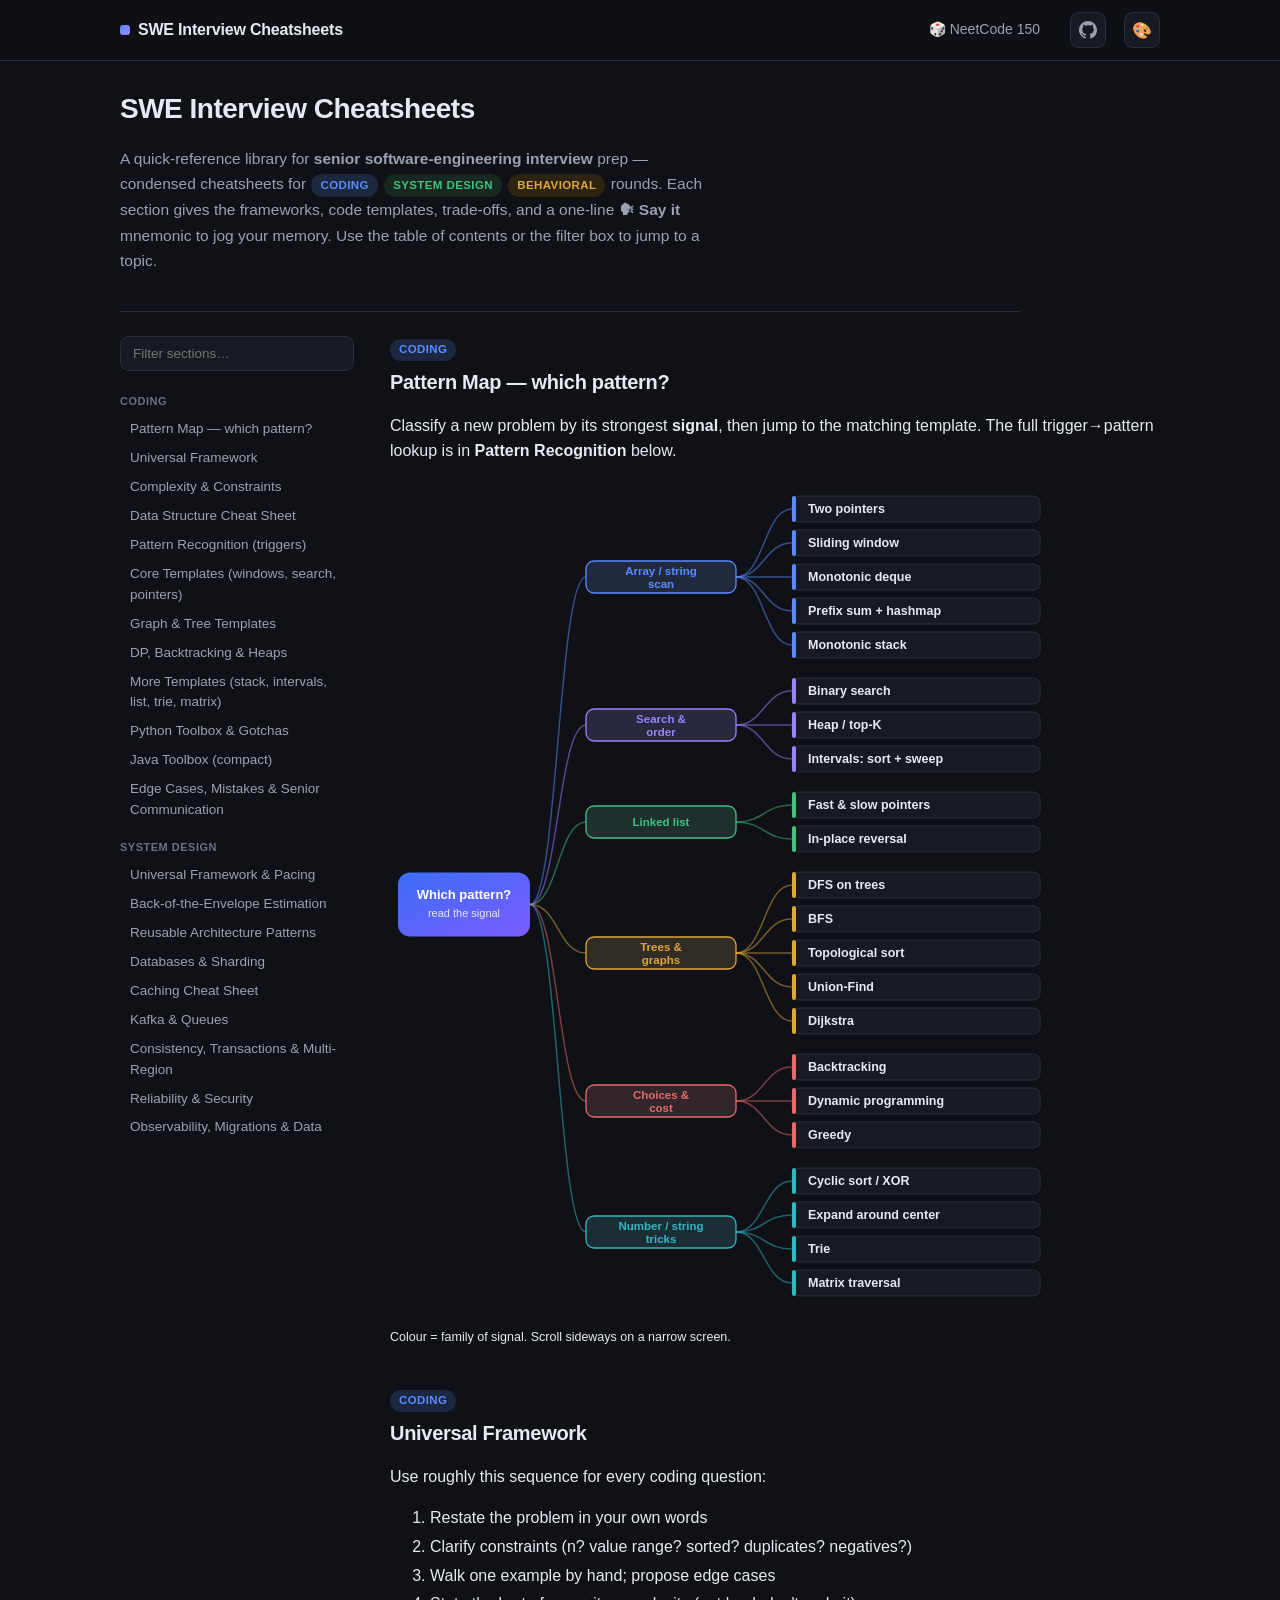
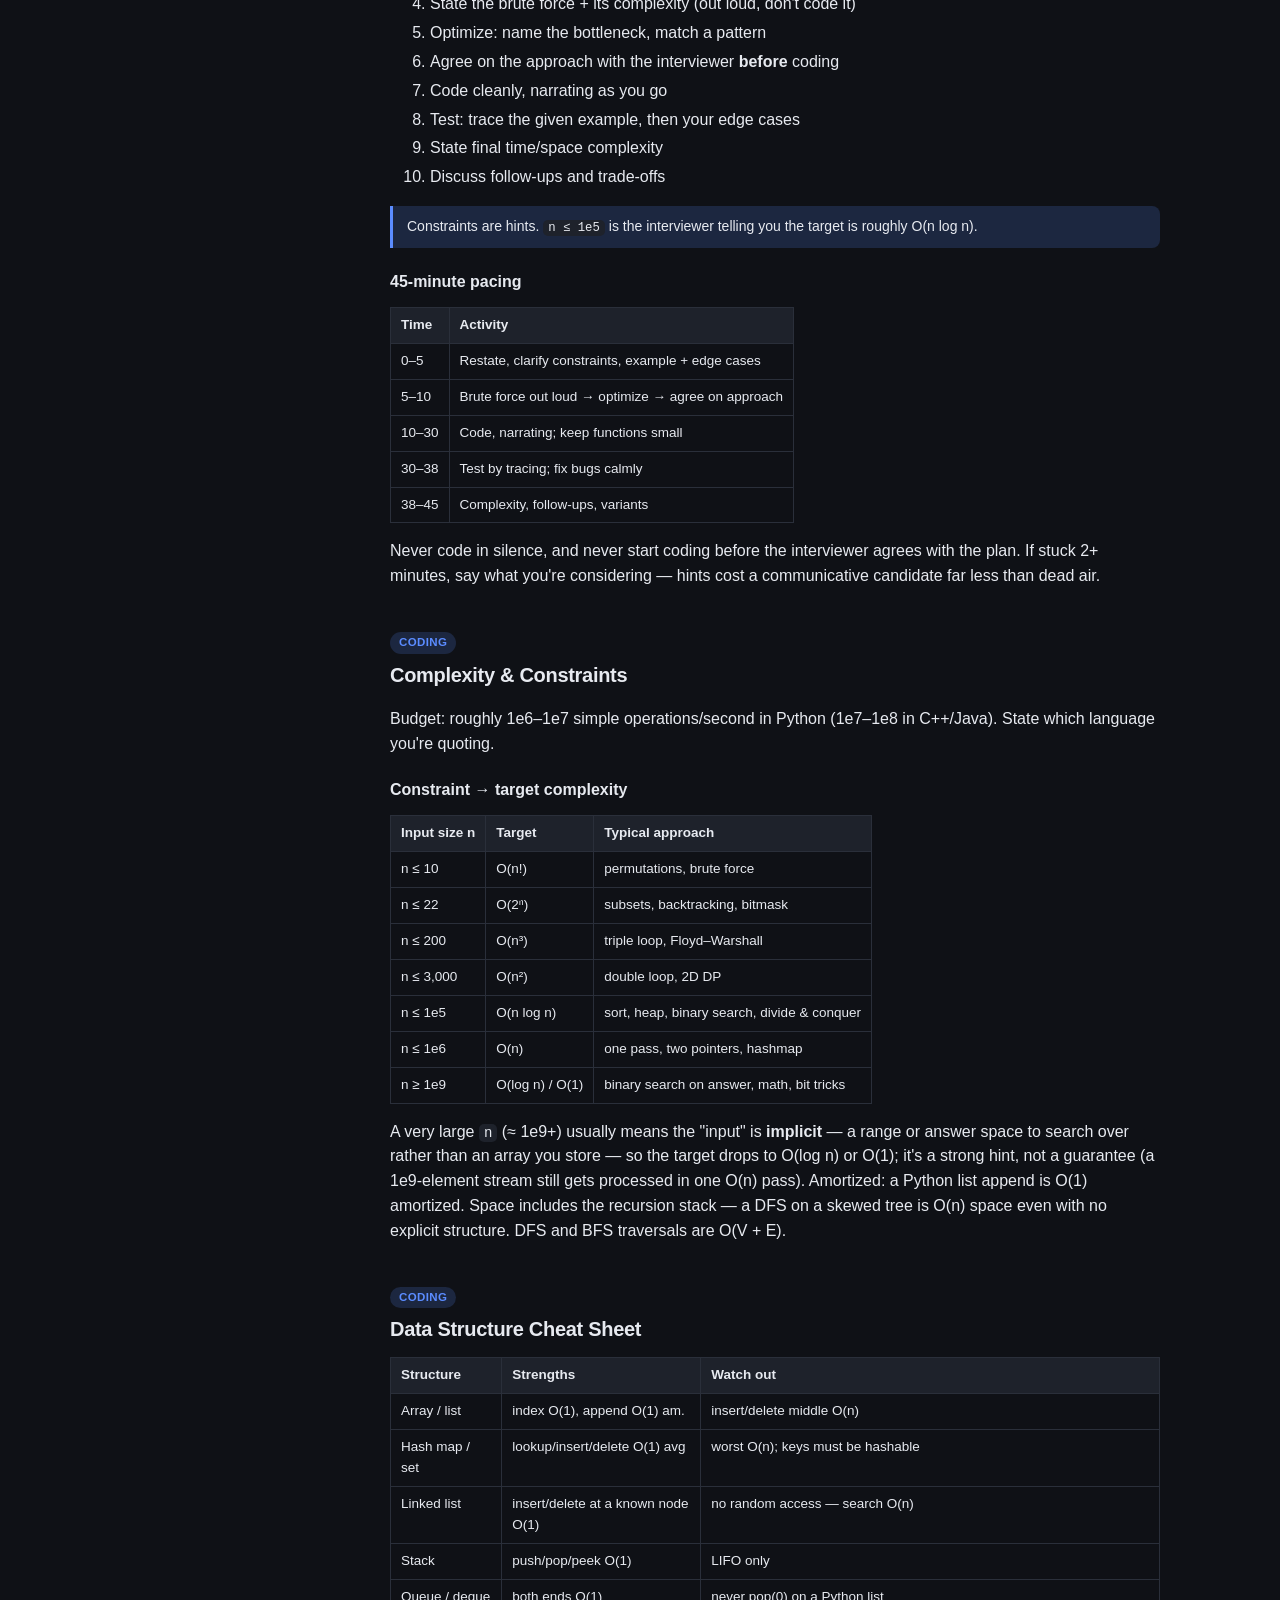
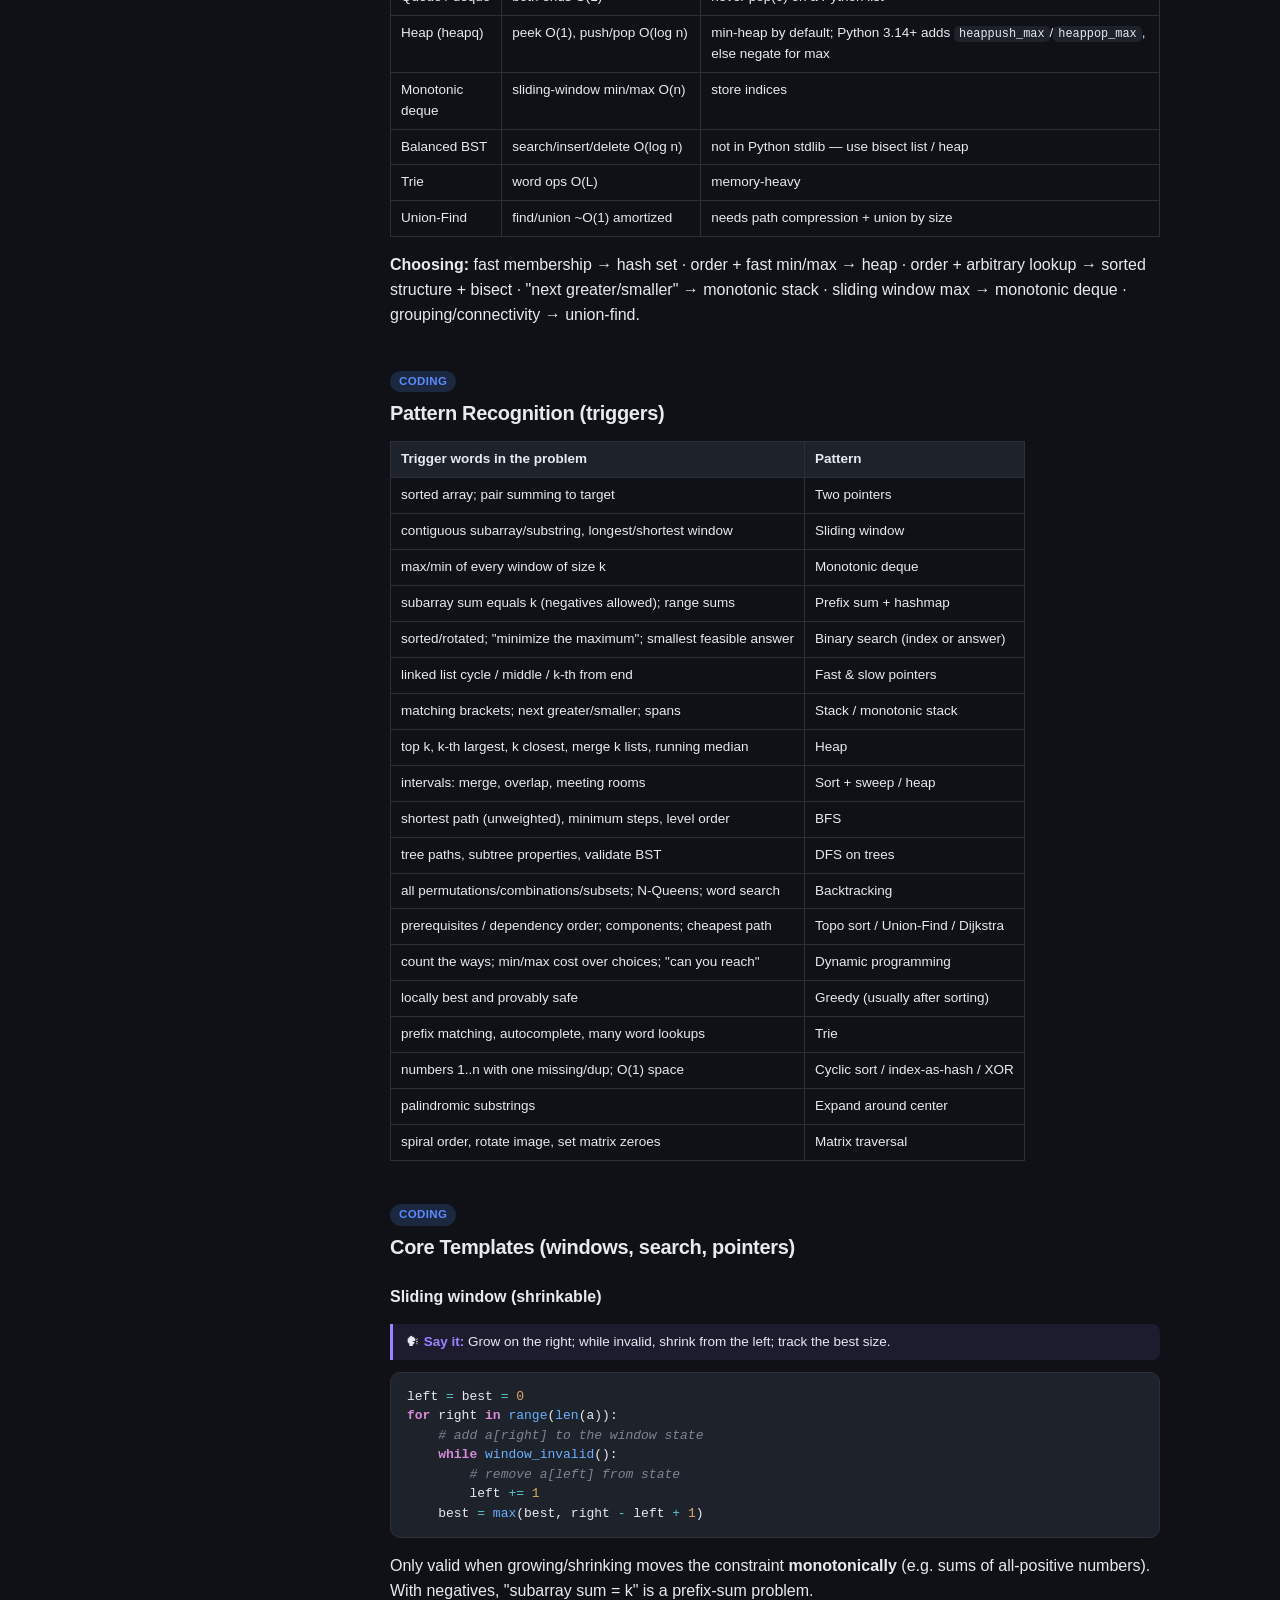
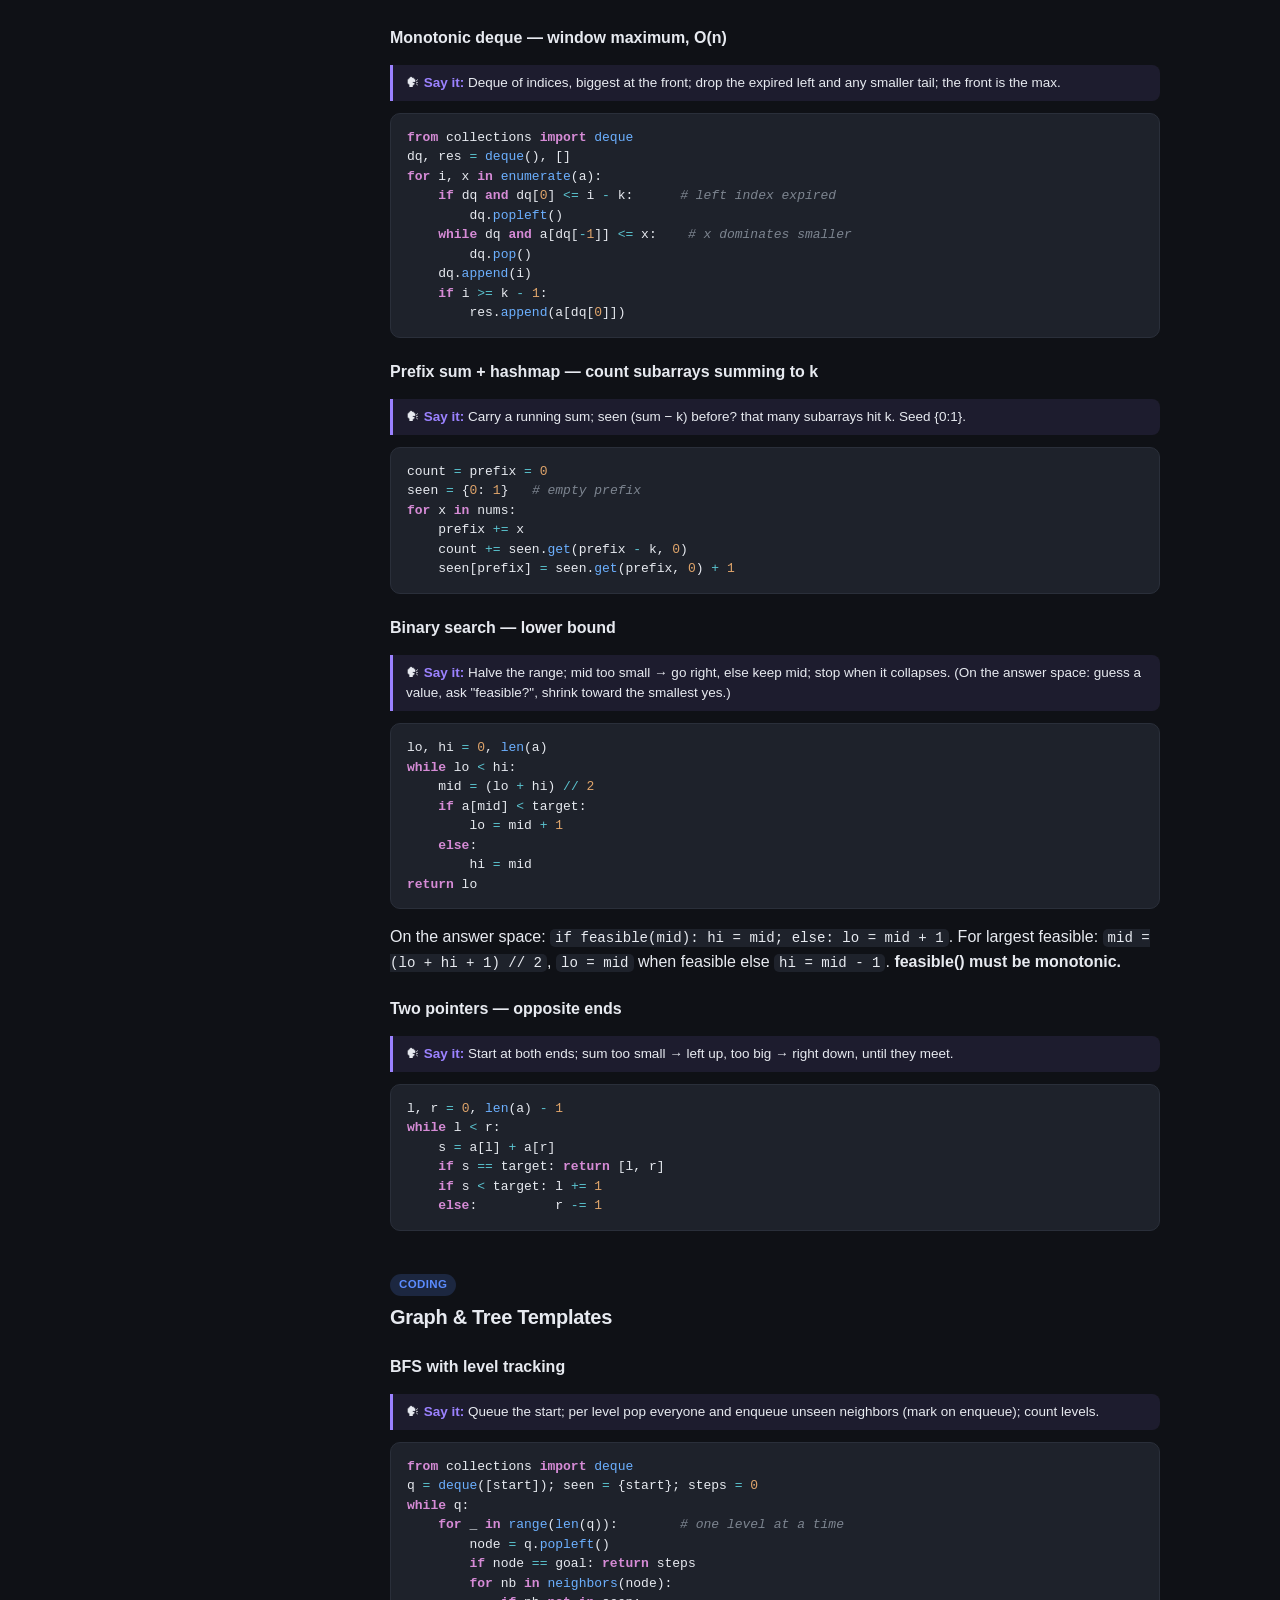
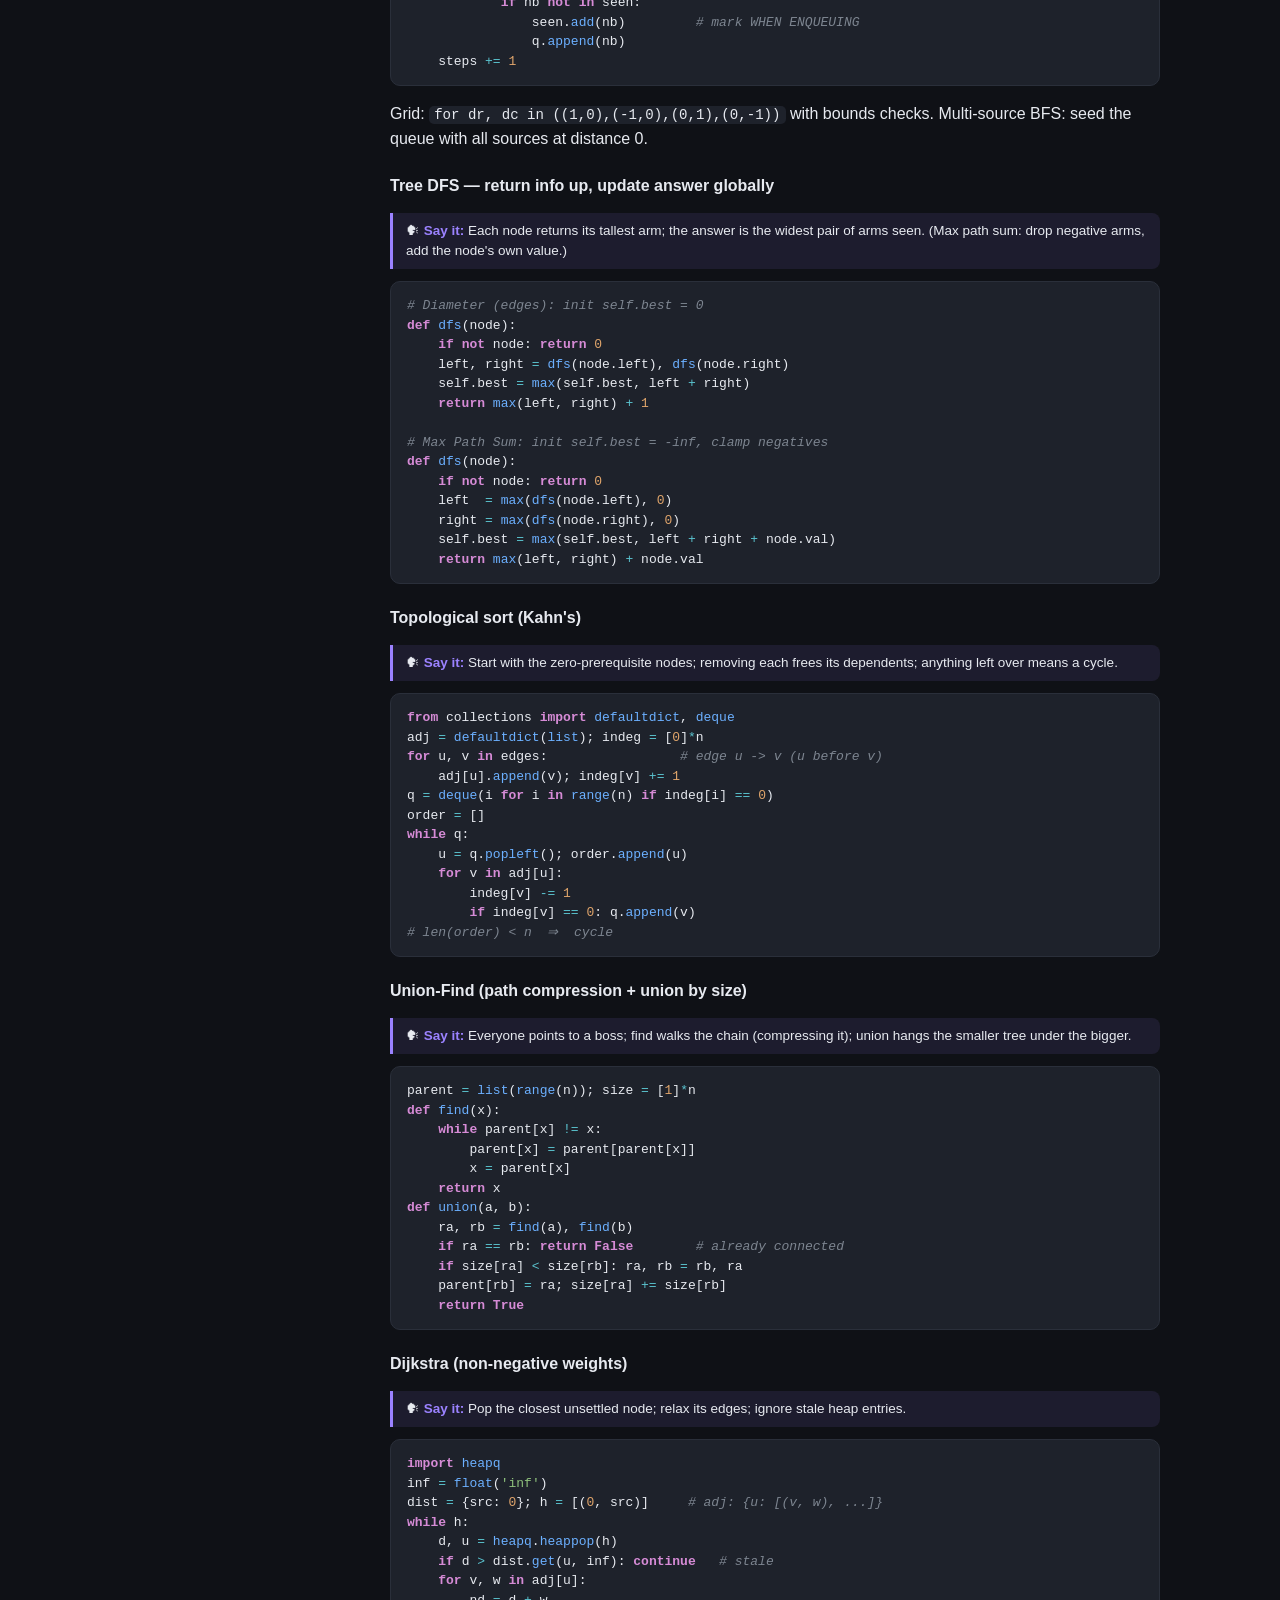
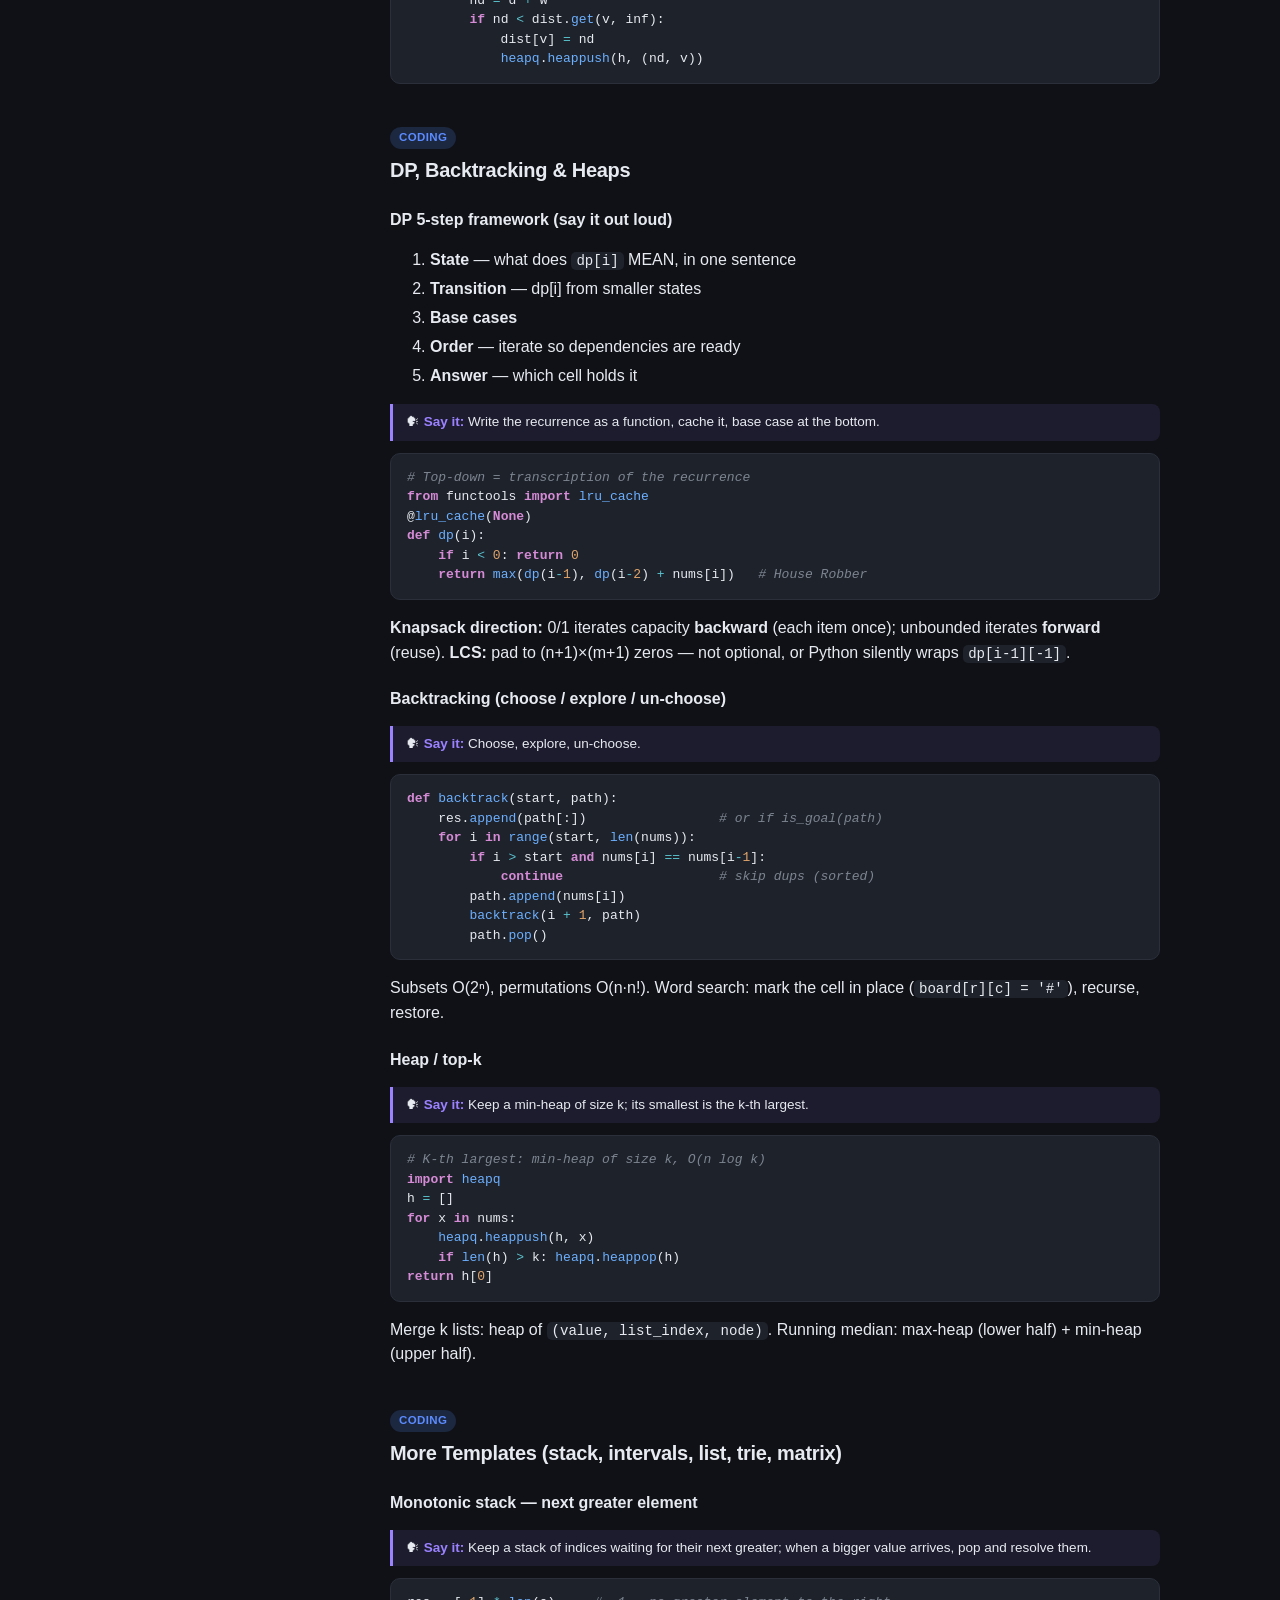
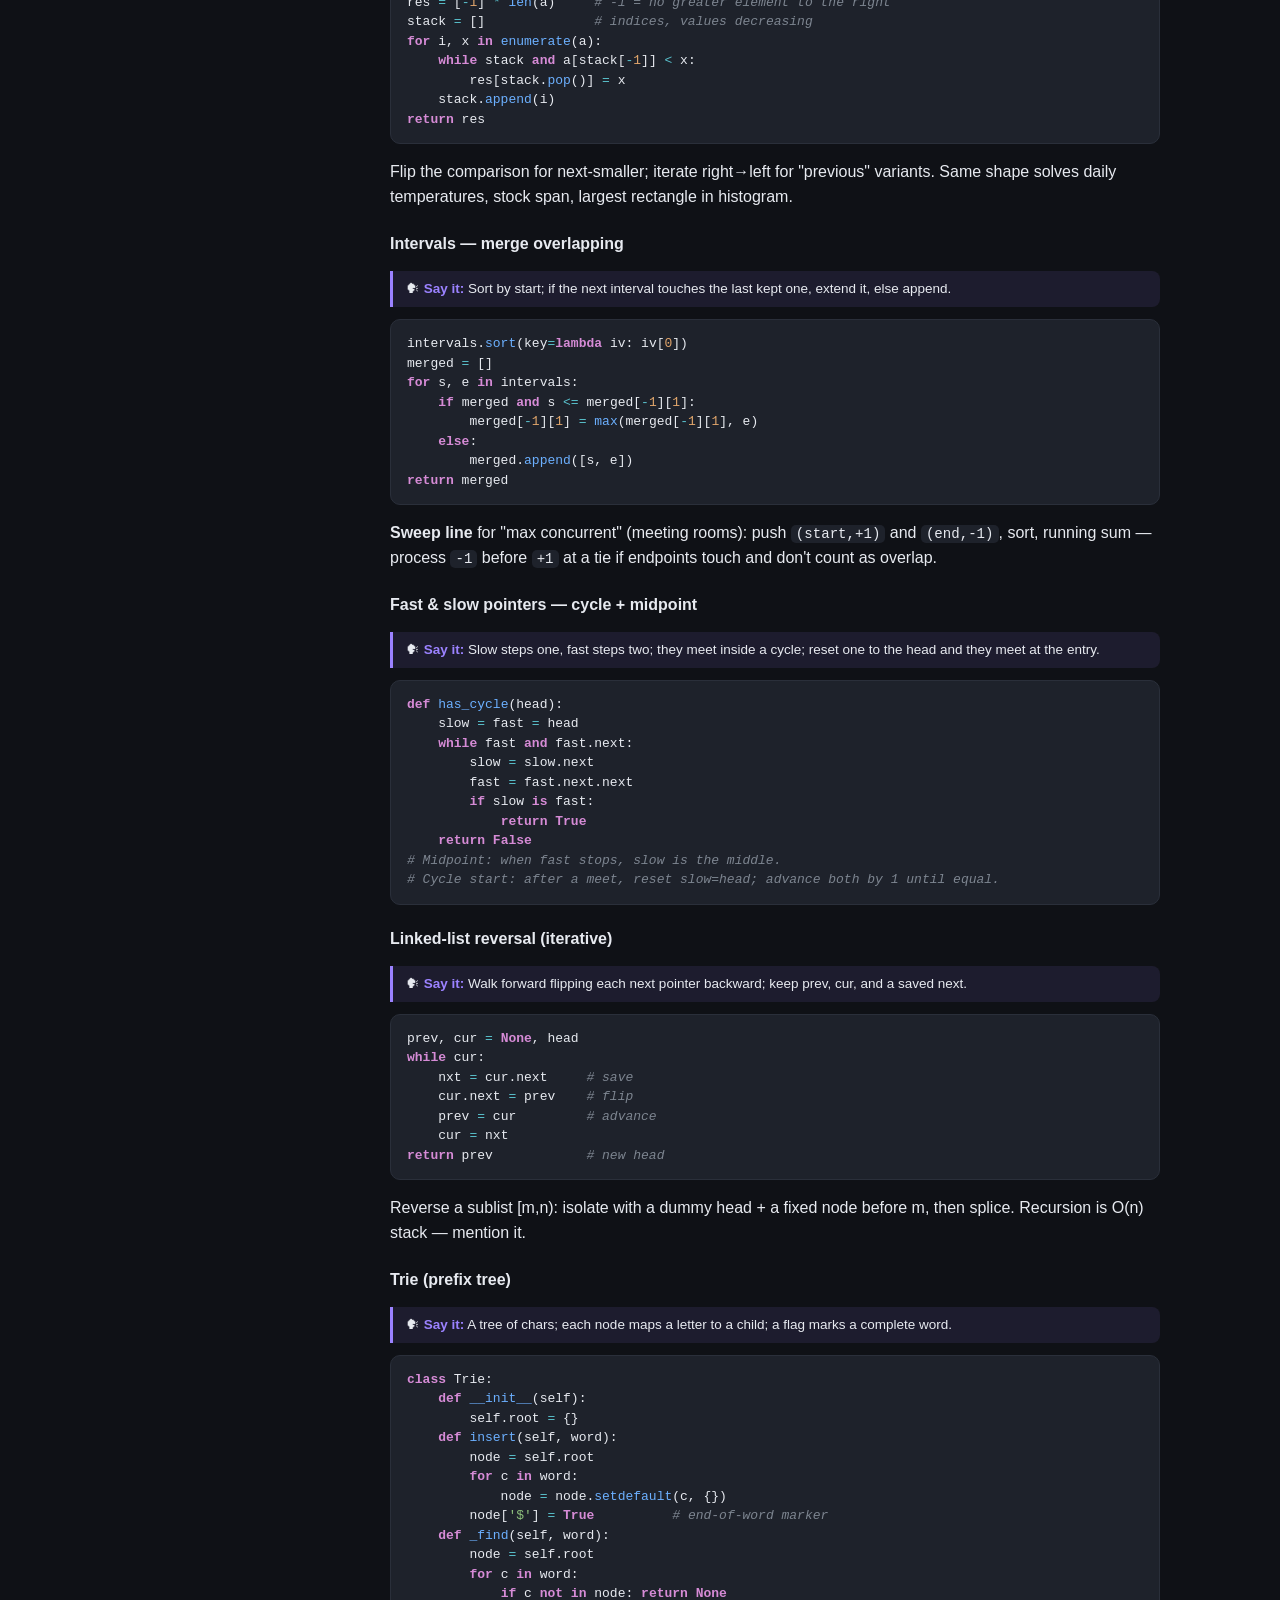
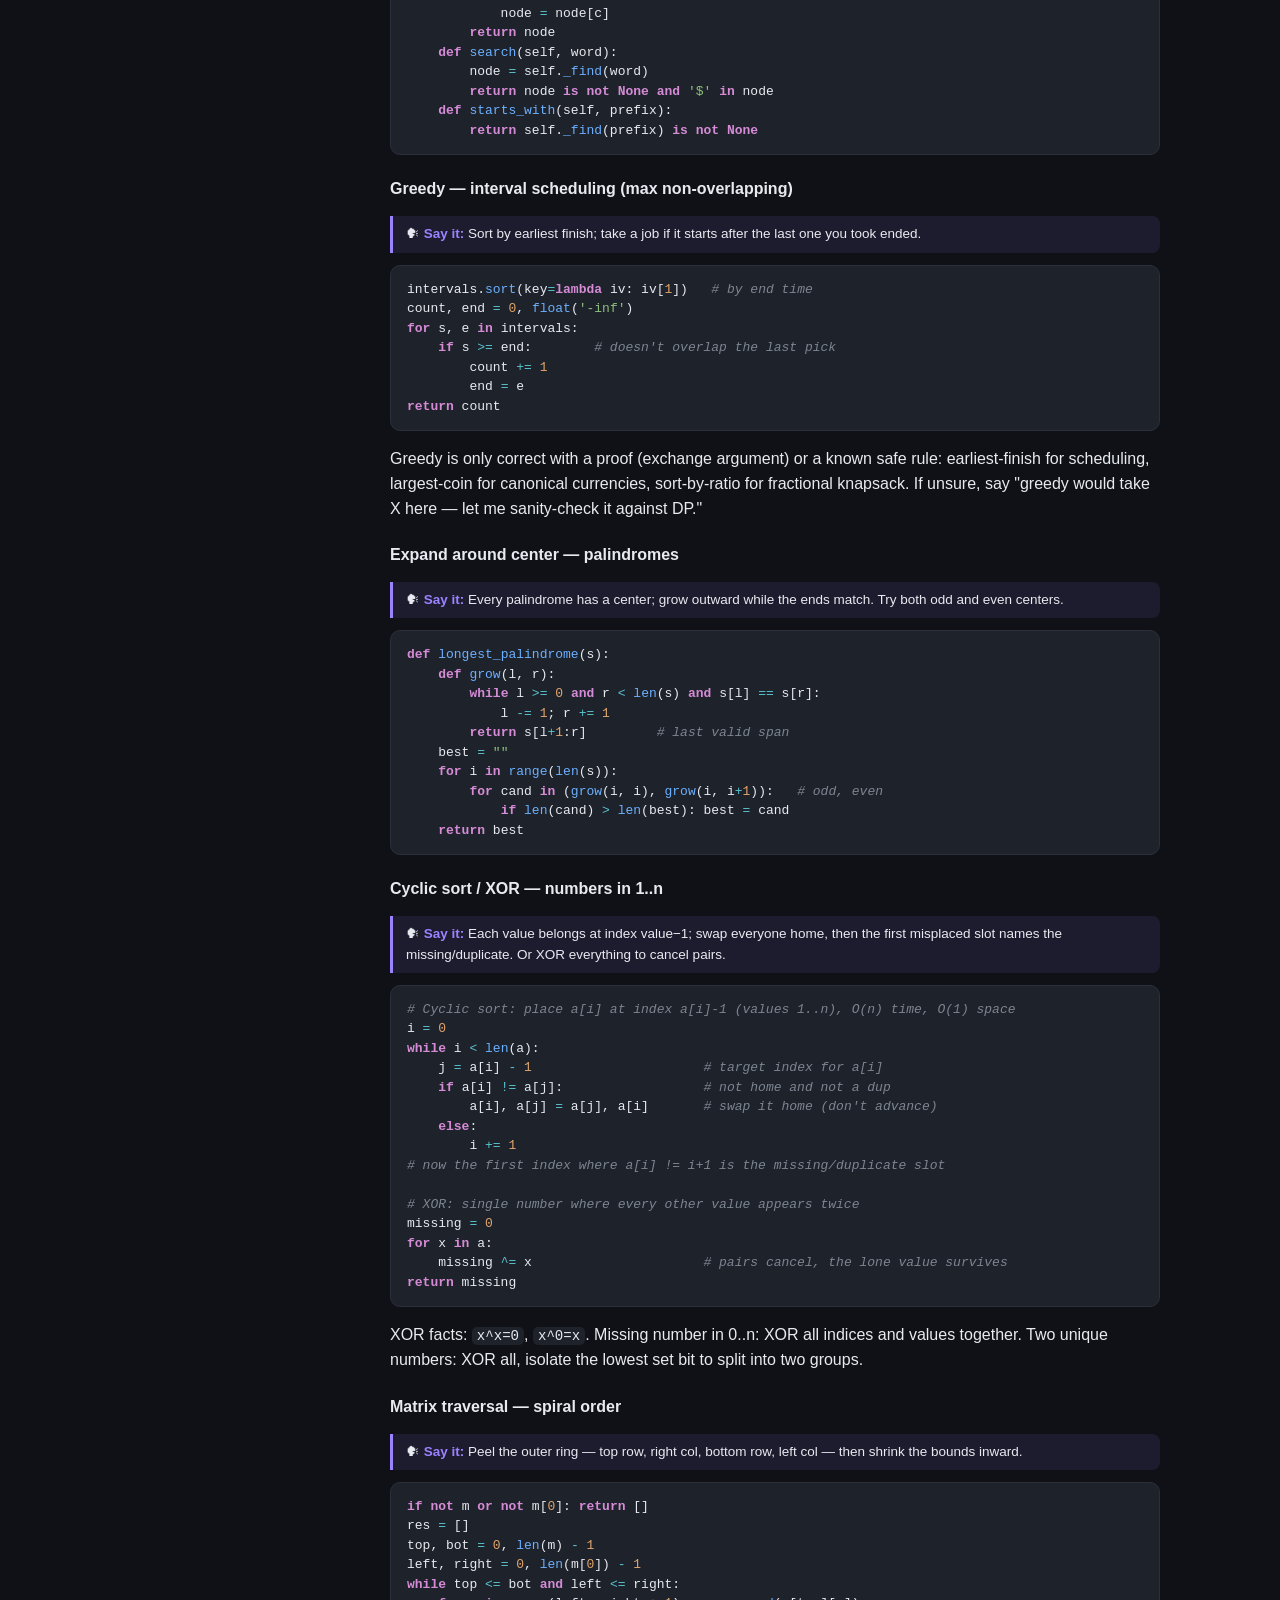
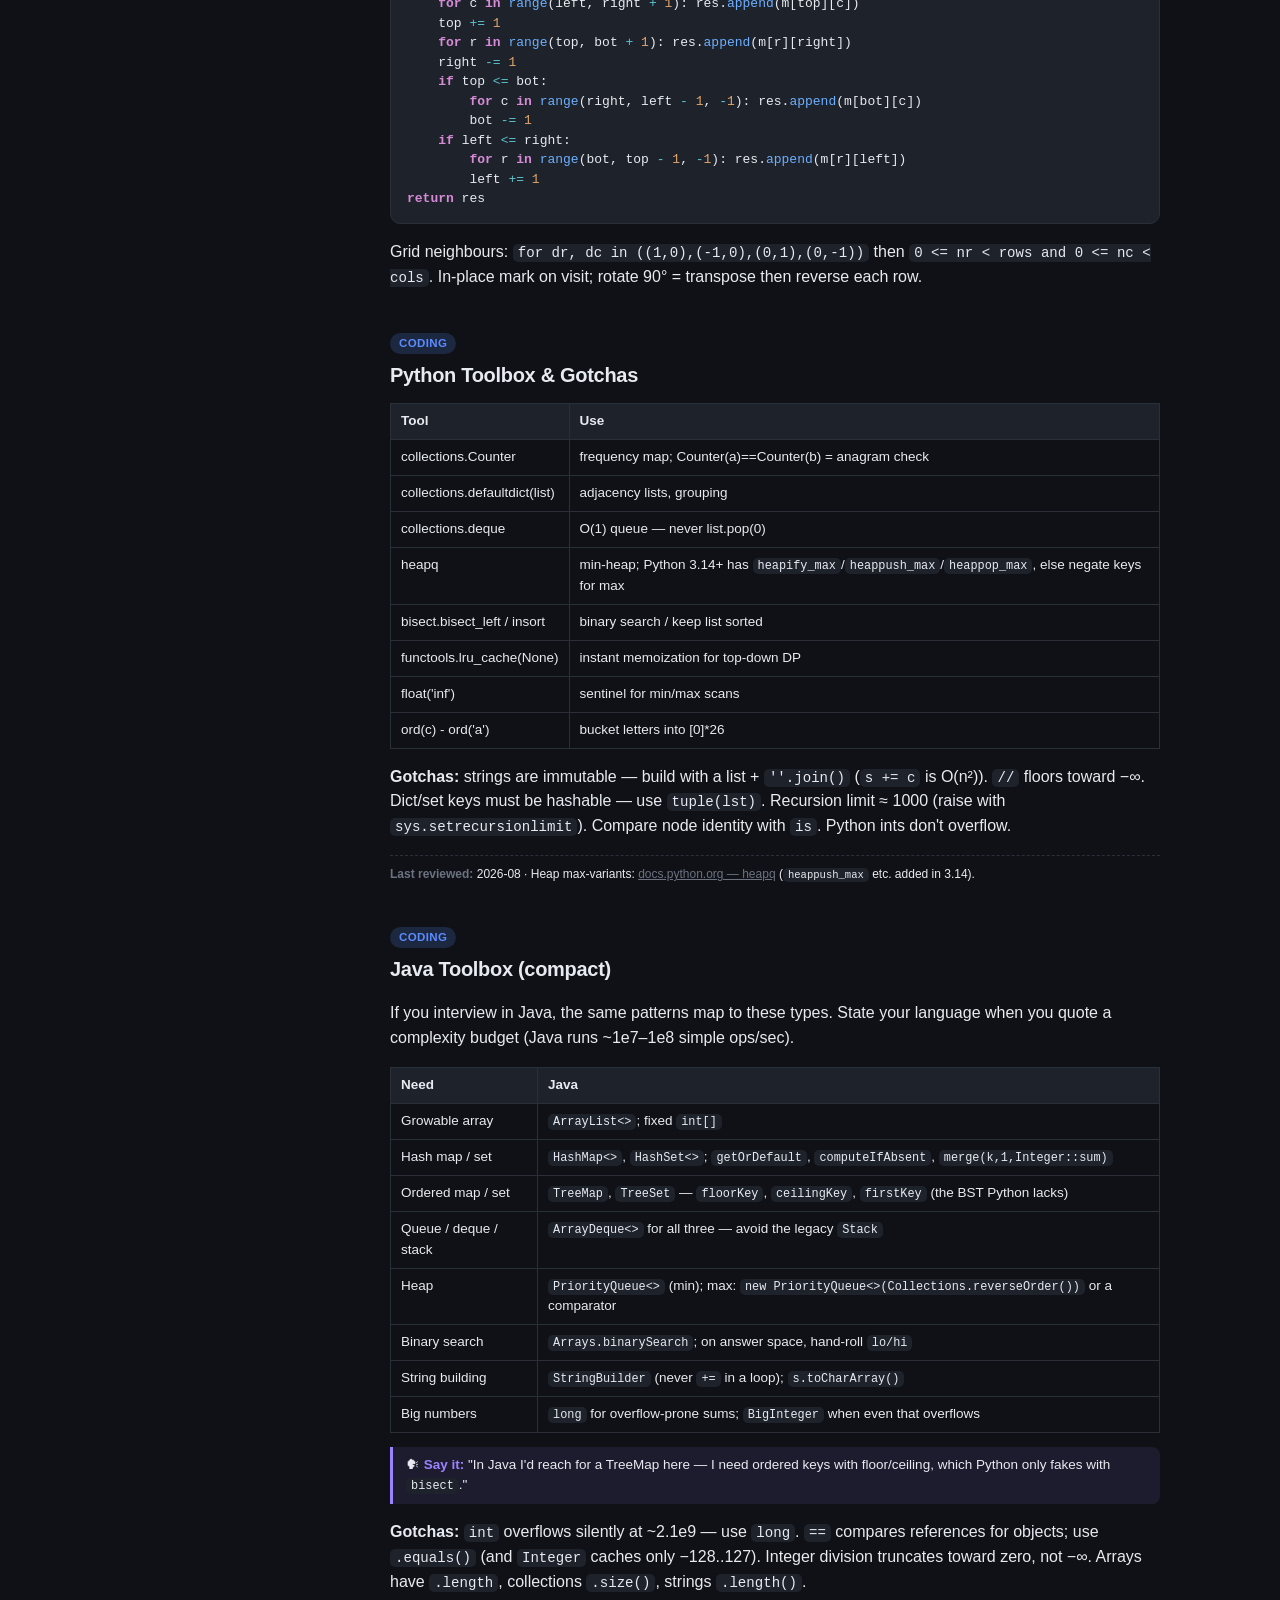
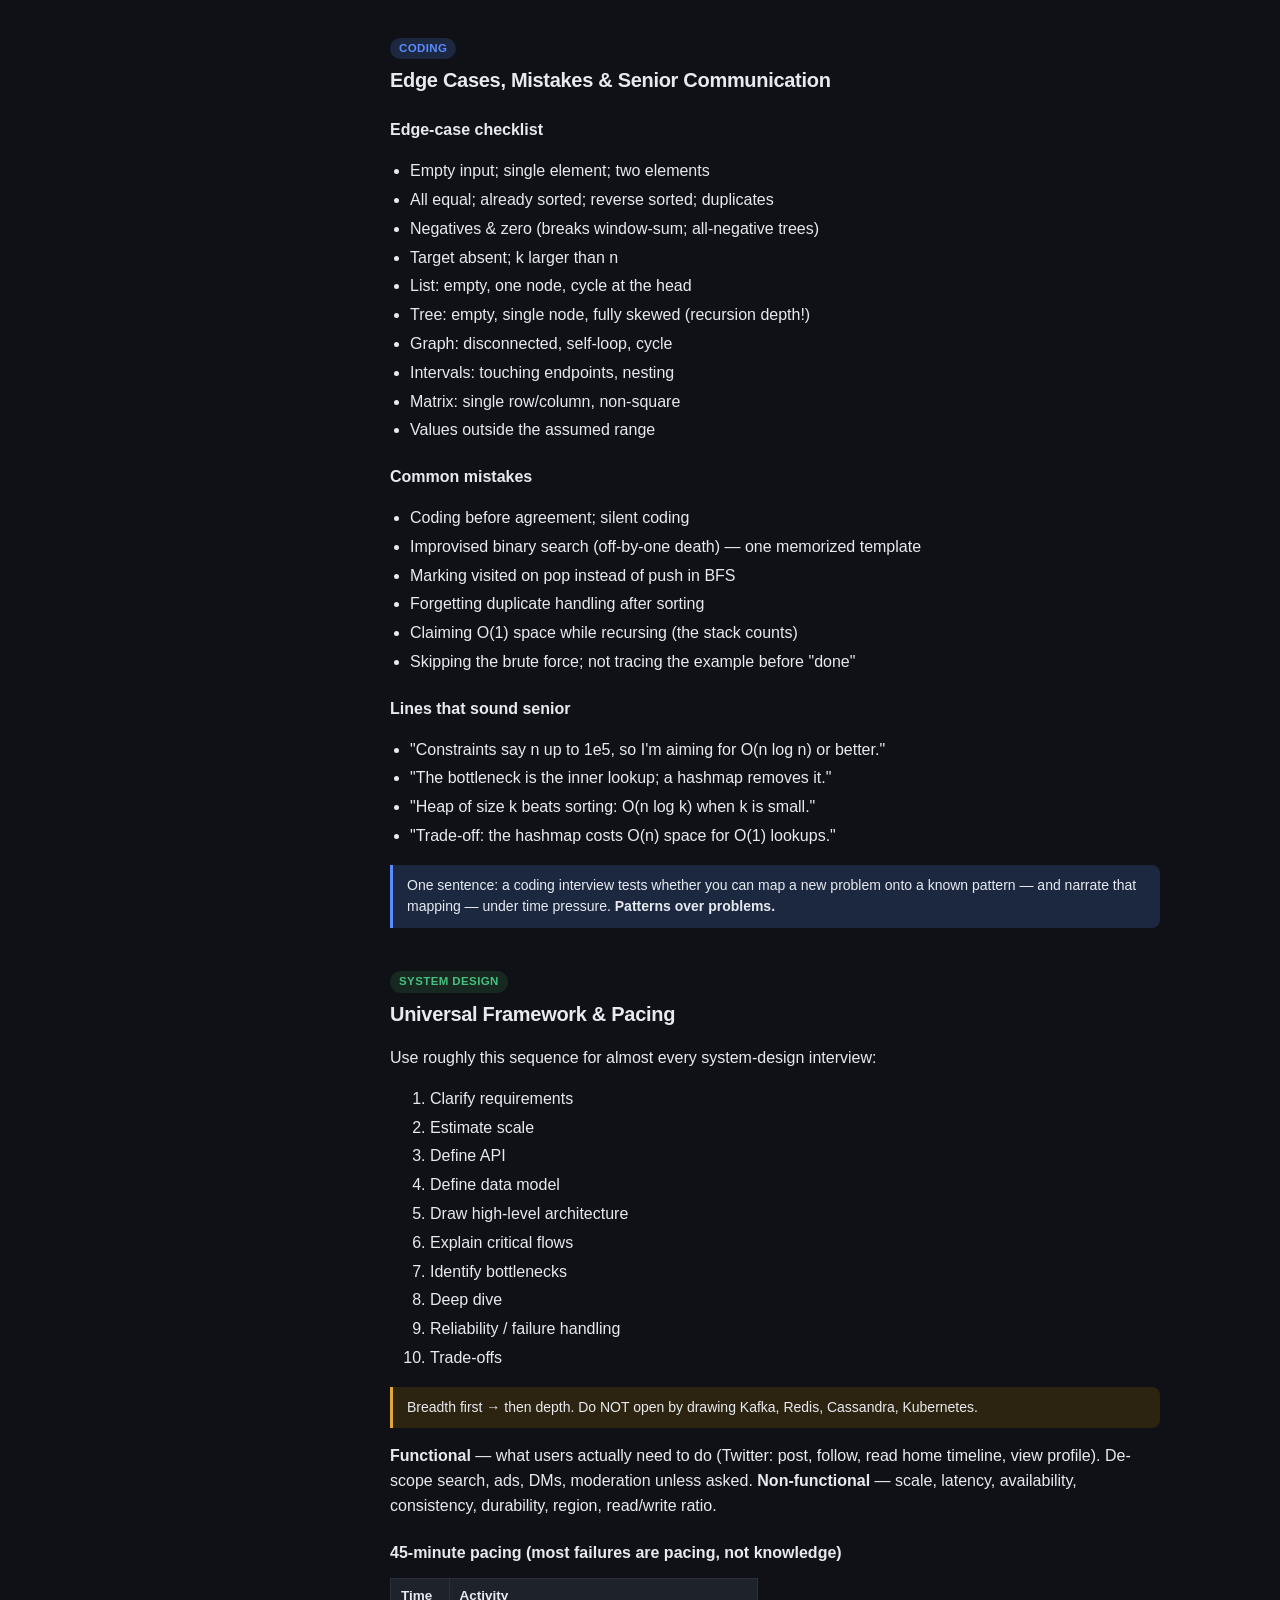
<file: site/index.html>
<!doctype html>
<html lang="en" data-theme="dark">
<head>
  <meta charset="utf-8">
  <meta name="viewport" content="width=device-width, initial-scale=1">
  <title>SWE Interview Cheatsheets</title>
  <link rel="icon" type="image/svg+xml" href="favicon.svg">
  <link rel="stylesheet" href="css/styles.css">
</head>
<body>
  <header class="top">
    <div class="top-inner">
      <div class="brand"><span class="dot"></span> SWE Interview Cheatsheets</div>
      <div style="flex:1"></div>
      <a class="nav-link" href="neetcode.html" title="Random NeetCode 150 problem">🎲 NeetCode 150</a>
      <a class="icon-btn" href="https://github.com/felixvo/swe-interview-cheatsheets" target="_blank" rel="noopener" title="View source on GitHub" aria-label="View source on GitHub">
        <svg viewBox="0 0 16 16" width="18" height="18" fill="currentColor" aria-hidden="true"><path d="M8 0C3.58 0 0 3.58 0 8c0 3.54 2.29 6.53 5.47 7.59.4.07.55-.17.55-.38 0-.19-.01-.82-.01-1.49-2.01.37-2.53-.49-2.69-.94-.09-.23-.48-.94-.82-1.13-.28-.15-.68-.52-.01-.53.63-.01 1.08.58 1.23.82.72 1.21 1.87.87 2.33.66.07-.52.28-.87.51-1.07-1.78-.2-3.64-.89-3.64-3.95 0-.87.31-1.59.82-2.15-.08-.2-.36-1.02.08-2.12 0 0 .67-.21 2.2.82a7.6 7.6 0 012-.27c.68 0 1.36.09 2 .27 1.53-1.04 2.2-.82 2.2-.82.44 1.1.16 1.92.08 2.12.51.56.82 1.27.82 2.15 0 3.07-1.87 3.75-3.65 3.95.29.25.54.73.54 1.48 0 1.07-.01 1.93-.01 2.2 0 .21.15.46.55.38A8.013 8.013 0 0016 8c0-4.42-3.58-8-8-8z"/></svg>
      </a>
      <div class="theme-picker">
        <button class="icon-btn" id="theme-toggle" title="Change theme" aria-haspopup="true" aria-expanded="false">🎨</button>
      </div>
    </div>
  </header>
  <main class="app" id="view"></main>

  <!-- data -->
  <script src="data/reference.js"></script>
  <!-- logic -->
  <script src="js/highlight.js"></script>
  <script src="js/theme.js"></script>
  <script src="js/app.js"></script>
</body>
</html>
</file>
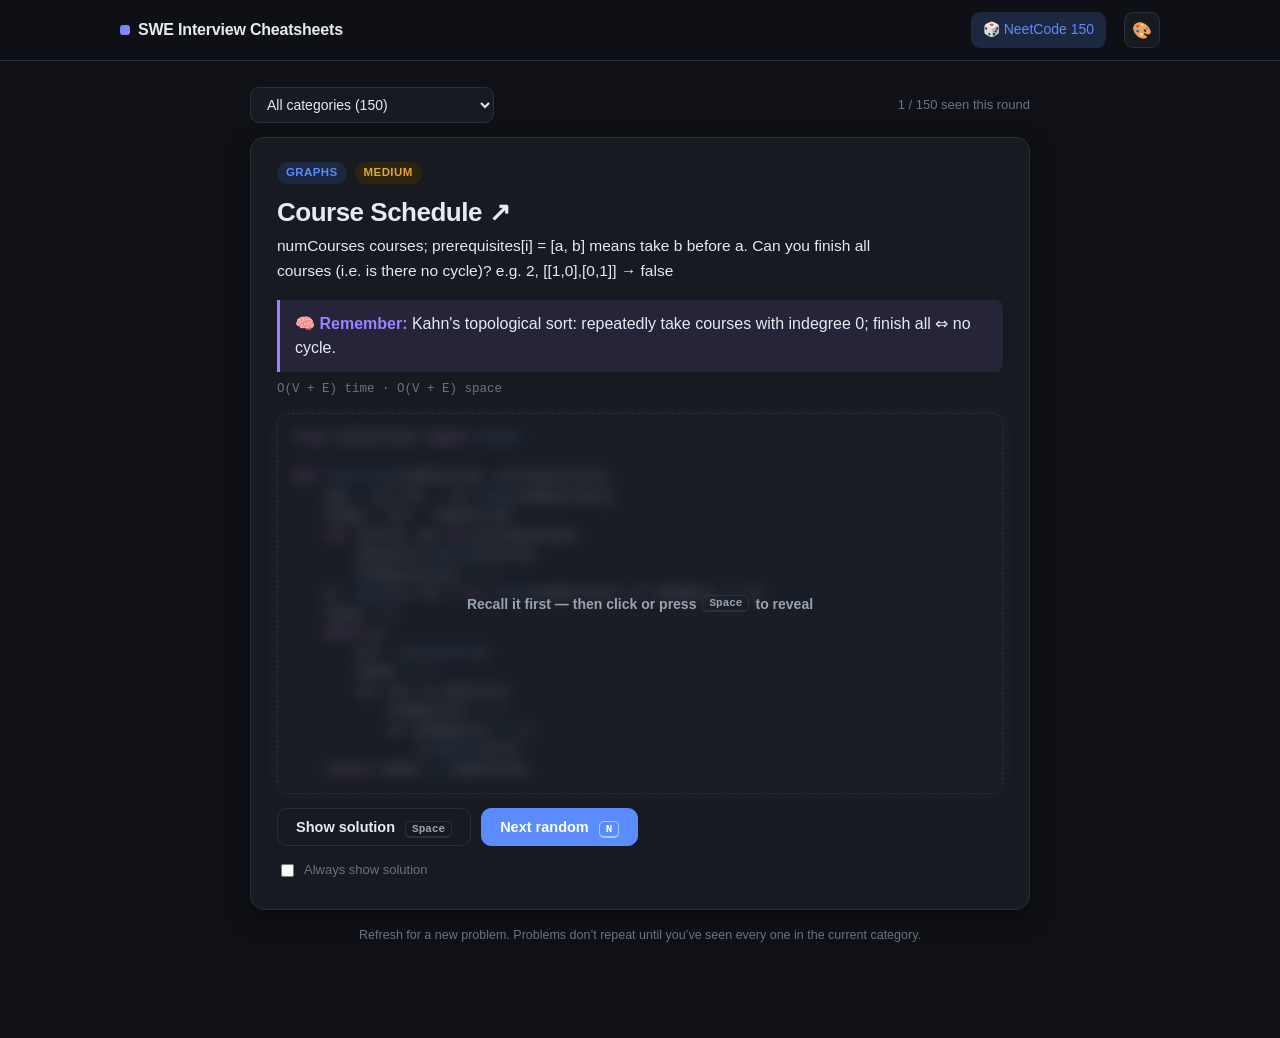
<file: site/neetcode.html>
<!doctype html>
<html lang="en" data-theme="dark">
<head>
  <meta charset="utf-8">
  <meta name="viewport" content="width=device-width, initial-scale=1">
  <title>NeetCode 150 Recall</title>
  <link rel="icon" type="image/svg+xml" href="favicon.svg">
  <link rel="stylesheet" href="css/styles.css">
</head>
<body>
  <header class="top">
    <div class="top-inner">
      <a class="brand" href="index.html" style="color:inherit;text-decoration:none"><span class="dot"></span> SWE Interview Cheatsheets</a>
      <div style="flex:1"></div>
      <a class="nav-link active" href="neetcode.html">🎲 NeetCode 150</a>
      <div class="theme-picker">
        <button class="icon-btn" id="theme-toggle" title="Change theme" aria-haspopup="true" aria-expanded="false">🎨</button>
      </div>
    </div>
  </header>

  <main class="app nc-wrap">
    <div class="nc-toolbar">
      <select id="nc-cat" class="nc-select" aria-label="Category"></select>
      <span class="nc-progress" id="nc-progress"></span>
    </div>

    <article class="card nc-card" id="nc-card">
      <div class="nc-meta">
        <span class="pill coding" id="nc-catpill"></span>
        <span class="pill" id="nc-diff"></span>
      </div>
      <h1 class="nc-title"><a id="nc-title" target="_blank" rel="noopener"></a></h1>
      <p class="nc-question" id="nc-question"></p>

      <div class="mnemonic nc-oneliner">🧠 <b>Remember:</b> <span id="nc-oneliner"></span></div>
      <div class="nc-complexity faint" id="nc-complexity"></div>

      <div class="nc-solution" id="nc-solution">
        <pre id="nc-code"></pre>
        <button class="nc-reveal" id="nc-reveal" type="button">Recall it first — then click or press <span class="kbd">Space</span> to reveal</button>
      </div>

      <div class="btn-row nc-actions">
        <button class="btn" id="nc-toggle" type="button">Show solution <span class="kbd">Space</span></button>
        <button class="btn primary" id="nc-next" type="button">Next random <span class="kbd">N</span></button>
      </div>
      <label class="nc-auto faint"><input type="checkbox" id="nc-autoshow"> Always show solution</label>
    </article>
    <p class="faint nc-hint">Refresh for a new problem. Problems don’t repeat until you’ve seen every one in the current category.</p>
  </main>

  <script src="data/neetcode.js"></script>
  <script src="js/highlight.js"></script>
  <script src="js/theme.js"></script>
  <script src="js/neetcode.js"></script>
</body>
</html>
</file>
<file: site/css/styles.css>
/* ===== Interview Trainer — styles ===== */
:root {
  --bg: #f6f7f9;
  --surface: #ffffff;
  --surface-2: #f0f2f5;
  --border: #e2e5ea;
  --text: #1a1d23;
  --text-dim: #5b6270;
  --text-faint: #8a91a0;
  --accent: #3b6ef5;
  --accent-weak: #e6edff;
  --green: #1f9d55;
  --green-weak: #e3f5ec;
  --amber: #c47f00;
  --amber-weak: #fbf1dc;
  --red: #d64545;
  --red-weak: #fbe6e6;
  --purple: #7b5cff;
  --shadow: 0 1px 3px rgba(20,24,33,.08), 0 6px 20px rgba(20,24,33,.06);
  --radius: 14px;
  --mono: ui-monospace, "SF Mono", "JetBrains Mono", Menlo, Consolas, monospace;
  --sans: -apple-system, BlinkMacSystemFont, "Segoe UI", Inter, Roboto, sans-serif;
  /* syntax tokens */
  --tok-kw: #a626a4;
  --tok-str: #3f8f3f;
  --tok-num: #b76b01;
  --tok-com: #9aa1ac;
  --tok-fn: #3b6ef5;
  --tok-op: #0184bc;
}

/* ===== Themes ===== (default is gruvbox, set in app.js) */

/* Gruvbox Dark — default */
:root[data-theme="gruvbox"] {
  --bg: #282828;
  --surface: #32302f;
  --surface-2: #3c3836;
  --border: #504945;
  --text: #ebdbb2;
  --text-dim: #d5c4a1;
  --text-faint: #a89984;
  --accent: #83a598;
  --accent-weak: #303d3b;
  --green: #b8bb26;
  --green-weak: #32361a;
  --amber: #fabd2f;
  --amber-weak: #3b2f14;
  --red: #fb4934;
  --red-weak: #3a201c;
  --purple: #d3869b;
  --shadow: 0 1px 3px rgba(0,0,0,.35), 0 8px 24px rgba(0,0,0,.4);
  --tok-kw: #fb4934;
  --tok-str: #b8bb26;
  --tok-num: #d3869b;
  --tok-com: #928374;
  --tok-fn: #8ec07c;
  --tok-op: #fe8019;
}

/* Gruvbox Light */
:root[data-theme="gruvbox-light"] {
  --bg: #fbf1c7;
  --surface: #f9f5d7;
  --surface-2: #f2e5bc;
  --border: #e0d4a8;
  --text: #3c3836;
  --text-dim: #504945;
  --text-faint: #7c6f64;
  --accent: #076678;
  --accent-weak: #e2ece8;
  --green: #79740e;
  --green-weak: #e9ecc9;
  --amber: #b57614;
  --amber-weak: #f4e7c1;
  --red: #9d0006;
  --red-weak: #f5dcd6;
  --purple: #8f3f71;
  --shadow: 0 1px 3px rgba(80,73,69,.1), 0 6px 20px rgba(80,73,69,.08);
  --tok-kw: #9d0006;
  --tok-str: #79740e;
  --tok-num: #8f3f71;
  --tok-com: #928374;
  --tok-fn: #427b58;
  --tok-op: #af3a03;
}

/* Nord */
:root[data-theme="nord"] {
  --bg: #2e3440;
  --surface: #333b49;
  --surface-2: #3b4252;
  --border: #434c5e;
  --text: #eceff4;
  --text-dim: #d8dee9;
  --text-faint: #7b88a1;
  --accent: #88c0d0;
  --accent-weak: #333f4a;
  --green: #a3be8c;
  --green-weak: #2f3a30;
  --amber: #ebcb8b;
  --amber-weak: #3a3626;
  --red: #bf616a;
  --red-weak: #3a2a2c;
  --purple: #b48ead;
  --shadow: 0 1px 3px rgba(0,0,0,.3), 0 8px 24px rgba(0,0,0,.35);
  --tok-kw: #81a1c1;
  --tok-str: #a3be8c;
  --tok-num: #b48ead;
  --tok-com: #616e88;
  --tok-fn: #88c0d0;
  --tok-op: #81a1c1;
}

/* Dracula */
:root[data-theme="dracula"] {
  --bg: #282a36;
  --surface: #2f313f;
  --surface-2: #383a4a;
  --border: #44475a;
  --text: #f8f8f2;
  --text-dim: #c8c9d0;
  --text-faint: #6272a4;
  --accent: #bd93f9;
  --accent-weak: #322f47;
  --green: #50fa7b;
  --green-weak: #1e3226;
  --amber: #f1fa8c;
  --amber-weak: #34351e;
  --red: #ff5555;
  --red-weak: #3a2020;
  --purple: #ff79c6;
  --shadow: 0 1px 3px rgba(0,0,0,.35), 0 8px 24px rgba(0,0,0,.4);
  --tok-kw: #ff79c6;
  --tok-str: #f1fa8c;
  --tok-num: #bd93f9;
  --tok-com: #6272a4;
  --tok-fn: #50fa7b;
  --tok-op: #ff79c6;
}

/* Catppuccin Mocha */
:root[data-theme="catppuccin"] {
  --bg: #1e1e2e;
  --surface: #252537;
  --surface-2: #313244;
  --border: #45475a;
  --text: #cdd6f4;
  --text-dim: #bac2de;
  --text-faint: #7f849c;
  --accent: #89b4fa;
  --accent-weak: #2a2c44;
  --green: #a6e3a1;
  --green-weak: #23301f;
  --amber: #f9e2af;
  --amber-weak: #363018;
  --red: #f38ba8;
  --red-weak: #37222b;
  --purple: #cba6f7;
  --shadow: 0 1px 3px rgba(0,0,0,.35), 0 8px 24px rgba(0,0,0,.4);
  --tok-kw: #cba6f7;
  --tok-str: #a6e3a1;
  --tok-num: #fab387;
  --tok-com: #6c7086;
  --tok-fn: #89b4fa;
  --tok-op: #94e2d5;
}

/* Solarized Light */
:root[data-theme="solarized-light"] {
  --bg: #fdf6e3;
  --surface: #fffdf6;
  --surface-2: #eee8d5;
  --border: #ded8c0;
  --text: #586e75;
  --text-dim: #657b83;
  --text-faint: #93a1a1;
  --accent: #268bd2;
  --accent-weak: #dce9f2;
  --green: #859900;
  --green-weak: #e8eccf;
  --amber: #b58900;
  --amber-weak: #f2e8c8;
  --red: #dc322f;
  --red-weak: #f6dcd6;
  --purple: #6c71c4;
  --shadow: 0 1px 3px rgba(88,110,117,.1), 0 6px 20px rgba(88,110,117,.08);
  --tok-kw: #859900;
  --tok-str: #2aa198;
  --tok-num: #d33682;
  --tok-com: #93a1a1;
  --tok-fn: #268bd2;
  --tok-op: #cb4b16;
}

/* Midnight (original dark) */
:root[data-theme="dark"] {
  --bg: #0f1116;
  --surface: #171a21;
  --surface-2: #1e222b;
  --border: #2a2f3a;
  --text: #e7eaf0;
  --text-dim: #9aa2b1;
  --text-faint: #6b7280;
  --accent: #5b8cff;
  --accent-weak: #1c2740;
  --green: #46c07f;
  --green-weak: #16281f;
  --amber: #e0a63a;
  --amber-weak: #2c2410;
  --red: #e56b6b;
  --red-weak: #2c1717;
  --purple: #9b82ff;
  --shadow: 0 1px 3px rgba(0,0,0,.3), 0 8px 24px rgba(0,0,0,.35);
  --tok-kw: #d68bd6;
  --tok-str: #8ec07c;
  --tok-num: #e0a56b;
  --tok-com: #7d8590;
  --tok-fn: #6cb0ff;
  --tok-op: #5bc4d0;
}
/* Daylight (original light) uses the bare :root palette above */
* { box-sizing: border-box; }
html, body { margin: 0; padding: 0; }
body {
  font-family: var(--sans);
  background: var(--bg);
  color: var(--text);
  line-height: 1.55;
  -webkit-font-smoothing: antialiased;
}
a { color: var(--accent); text-decoration: none; }
a:hover { text-decoration: underline; }

/* ===== Layout ===== */
.app { max-width: 1080px; margin: 0 auto; padding: 0 20px 80px; }
header.top {
  position: sticky; top: 0; z-index: 20;
  background: color-mix(in srgb, var(--bg) 88%, transparent);
  backdrop-filter: blur(10px);
  border-bottom: 1px solid var(--border);
  margin-bottom: 26px;
}
.top-inner { max-width: 1080px; margin: 0 auto; padding: 12px 20px; display: flex; align-items: center; gap: 18px; }
.brand { font-weight: 700; font-size: 16px; letter-spacing: -.2px; display: flex; align-items: center; gap: 8px; white-space: nowrap; }
.brand .dot { width: 10px; height: 10px; border-radius: 3px; background: linear-gradient(135deg, var(--accent), var(--purple)); }
nav.tabs { display: flex; gap: 4px; flex: 1; flex-wrap: wrap; }
nav.tabs a {
  padding: 7px 13px; border-radius: 9px; color: var(--text-dim);
  font-size: 14px; font-weight: 500;
}
nav.tabs a:hover { background: var(--surface-2); text-decoration: none; color: var(--text); }
nav.tabs a.active { background: var(--accent-weak); color: var(--accent); }
.icon-btn {
  border: 1px solid var(--border); background: var(--surface); color: var(--text-dim);
  width: 36px; height: 36px; border-radius: 9px; cursor: pointer; font-size: 16px;
  display: inline-flex; align-items: center; justify-content: center;
}
.icon-btn:hover { color: var(--text); border-color: var(--text-faint); }

/* ===== Theme picker ===== */
.theme-picker { position: relative; }
.theme-menu {
  position: absolute; top: 44px; right: 0; z-index: 40;
  background: var(--surface); border: 1px solid var(--border); border-radius: 12px;
  box-shadow: var(--shadow); padding: 6px; min-width: 190px;
}
.theme-menu[hidden] { display: none; }
.theme-menu .tm-head { font-size: 11px; text-transform: uppercase; letter-spacing: .5px; color: var(--text-faint); padding: 6px 10px 4px; }
.theme-opt {
  display: flex; align-items: center; gap: 10px; width: 100%;
  padding: 7px 10px; border: none; border-radius: 8px; background: none;
  color: var(--text); font-size: 13.5px; font-family: var(--sans); cursor: pointer; text-align: left;
}
.theme-opt:hover { background: var(--surface-2); }
.theme-opt.active { background: var(--accent-weak); color: var(--accent); }
.theme-opt .sw {
  width: 26px; height: 16px; border-radius: 5px; flex: none;
  border: 1px solid rgba(127,127,127,.35);
  background: linear-gradient(135deg, var(--sw-bg) 0 55%, var(--sw-accent) 55% 100%);
}
.theme-opt .tm-check { margin-left: auto; opacity: 0; }
.theme-opt.active .tm-check { opacity: 1; }

/* ===== Generic ===== */
h1 { font-size: 28px; letter-spacing: -.5px; margin: 6px 0 4px; }
h2 { font-size: 20px; letter-spacing: -.3px; margin: 34px 0 12px; }
h3 { font-size: 16px; margin: 22px 0 8px; }
.lead { color: var(--text-dim); font-size: 15.5px; max-width: 70ch; }
.muted { color: var(--text-dim); }
.faint { color: var(--text-faint); }
.pill {
  display: inline-block; font-size: 11.5px; font-weight: 600; padding: 2px 9px;
  border-radius: 20px; background: var(--surface-2); color: var(--text-dim);
  text-transform: uppercase; letter-spacing: .4px;
}
.pill.coding { background: var(--accent-weak); color: var(--accent); }
.pill.system-design { background: var(--green-weak); color: var(--green); }
.pill.behavioral { background: var(--amber-weak); color: var(--amber); }

.grid { display: grid; gap: 16px; }
.grid.cols-3 { grid-template-columns: repeat(3, 1fr); }
.grid.cols-2 { grid-template-columns: repeat(2, 1fr); }
@media (max-width: 780px) { .grid.cols-3, .grid.cols-2 { grid-template-columns: 1fr; } }

.card {
  background: var(--surface); border: 1px solid var(--border);
  border-radius: var(--radius); padding: 20px; box-shadow: var(--shadow);
}
.card.click { cursor: pointer; transition: transform .12s ease, border-color .12s ease; }
.card.click:hover { transform: translateY(-2px); border-color: var(--text-faint); }

button.btn {
  font-family: inherit; font-size: 14.5px; font-weight: 600; cursor: pointer;
  border: 1px solid var(--border); background: var(--surface); color: var(--text);
  padding: 10px 18px; border-radius: 10px;
}
button.btn:hover { border-color: var(--text-faint); }
button.btn.primary { background: var(--accent); border-color: var(--accent); color: #fff; }
button.btn.primary:hover { filter: brightness(1.05); }
button.btn:disabled { opacity: .5; cursor: default; }
.btn-row { display: flex; gap: 10px; flex-wrap: wrap; }

/* ===== Home ===== */
.hero { padding: 14px 0 6px; }
.deck-tile { display: flex; flex-direction: column; gap: 10px; }
.deck-tile .count { font-size: 32px; font-weight: 700; letter-spacing: -1px; }
.deck-tile .sub { font-size: 13px; color: var(--text-dim); }
.progress-bar { height: 7px; border-radius: 6px; background: var(--surface-2); overflow: hidden; }
.progress-bar > span { display: block; height: 100%; background: linear-gradient(90deg, var(--green), #4bd694); }
.stat-row { display: flex; gap: 26px; flex-wrap: wrap; margin-top: 4px; }
.stat { display: flex; flex-direction: column; }
.stat b { font-size: 22px; letter-spacing: -.5px; }
.stat span { font-size: 12px; color: var(--text-dim); text-transform: uppercase; letter-spacing: .4px; }

/* ===== Reference ===== */
/* ---- pattern mindmap ---- */
:root { --mm0:#3b6ef5; --mm1:#7b5cff; --mm2:#1f9d55; --mm3:#c47f00; --mm4:#d64545; --mm5:#0e8f9c; }
:root[data-theme="dark"] { --mm0:#5b8cff; --mm1:#9b82ff; --mm2:#46c07f; --mm3:#e0a63a; --mm4:#e56b6b; --mm5:#33b6c4; }
.mm-wrap { overflow-x: auto; margin: 16px 0 10px; padding-bottom: 4px; }
.mindmap { width: 100%; max-width: 662px; min-width: 600px; height: auto; display: block; }
.mm-c0 { --c: var(--mm0); } .mm-c1 { --c: var(--mm1); } .mm-c2 { --c: var(--mm2); }
.mm-c3 { --c: var(--mm3); } .mm-c4 { --c: var(--mm4); } .mm-c5 { --c: var(--mm5); }
.mm-link { fill: none; stroke: var(--c); stroke-width: 1.5; opacity: .5; }
.mm-rootbox { fill: url(#mmroot); }
.mm-roott { fill: #fff; font-family: var(--sans); font-size: 13px; font-weight: 700; }
.mm-roots { fill: rgba(255,255,255,.85); font-family: var(--sans); font-size: 11px; }
.mm-cl { fill: color-mix(in srgb, var(--c) 13%, var(--surface)); stroke: var(--c); stroke-width: 1.3; }
.mm-clt { fill: var(--c); font-family: var(--sans); font-size: 11.5px; font-weight: 700; }
.mm-leaf { fill: var(--surface); stroke: var(--border); stroke-width: 1; }
.mm-bar { stroke: none; fill: var(--c); }
.mm-leaft { fill: var(--text); font-family: var(--sans); font-size: 12.5px; font-weight: 600; }
.ref-intro { margin: 6px 0 24px; padding-bottom: 22px; border-bottom: 1px solid var(--border); max-width: 900px; }
.ref-intro h1 { margin: 0 0 8px; }
.ref-intro .lead { line-height: 1.65; }
.ref-intro .pill { vertical-align: middle; margin: 0 1px; }
.ref-layout { display: grid; grid-template-columns: 240px 1fr; gap: 30px; align-items: start; }
@media (max-width: 860px) { .ref-layout { grid-template-columns: 1fr; } .ref-toc { position: static !important; max-height: none !important; } }
.ref-toc {
  position: sticky; top: 78px; max-height: calc(100vh - 100px); overflow-y: auto;
  font-size: 13.5px; padding-right: 6px;
}
.ref-toc .deck-group { margin-bottom: 14px; }
.ref-toc .deck-group > div { font-weight: 700; font-size: 11px; text-transform: uppercase; letter-spacing: .5px; color: var(--text-faint); margin: 8px 0 5px; }
.ref-toc a { display: block; padding: 4px 10px; border-radius: 7px; color: var(--text-dim); }
.ref-toc a:hover { background: var(--surface-2); text-decoration: none; }
.ref-toc a.active { background: var(--accent-weak); color: var(--accent); font-weight: 600; }
.ref-search { width: 100%; padding: 9px 12px; border-radius: 9px; border: 1px solid var(--border); background: var(--surface); color: var(--text); font-size: 13.5px; margin-bottom: 14px; font-family: inherit; }
.ref-content { min-width: 0; }
.ref-section { margin-bottom: 40px; scroll-margin-top: 80px; }
.ref-content p { color: var(--text); }
.ref-content ul { padding-left: 20px; }
.ref-content li { margin: 4px 0; }
.ref-content code:not(pre code) { font-family: var(--mono); font-size: .88em; background: var(--surface-2); padding: 1px 5px; border-radius: 5px; }
.ref-content table { border-collapse: collapse; width: 100%; font-size: 13.5px; margin: 12px 0; display: block; overflow-x: auto; }
.ref-content th, .ref-content td { border: 1px solid var(--border); padding: 7px 10px; text-align: left; vertical-align: top; }
.ref-content th { background: var(--surface-2); font-weight: 600; }
pre {
  background: var(--surface-2); border: 1px solid var(--border); border-radius: 10px;
  padding: 14px 16px; overflow-x: auto; font-family: var(--mono); font-size: 13px;
  line-height: 1.5; margin: 12px 0;
}
pre code { font-family: var(--mono); }
/* syntax highlighting tokens — colors driven by the active theme's variables */
.tok-kw  { color: var(--tok-kw); font-weight: 600; }
.tok-str { color: var(--tok-str); }
.tok-num { color: var(--tok-num); }
.tok-com { color: var(--tok-com); font-style: italic; }
.tok-fn  { color: var(--tok-fn); }
.tok-op  { color: var(--tok-op); }
.callout { border-left: 3px solid var(--accent); background: var(--accent-weak); padding: 10px 14px; border-radius: 0 8px 8px 0; margin: 14px 0; font-size: 14px; }
.callout.warn { border-color: var(--amber); background: var(--amber-weak); }
.mnemonic {
  border-left: 3px solid var(--purple);
  background: color-mix(in srgb, var(--purple) 10%, transparent);
  padding: 8px 13px; border-radius: 0 8px 8px 0; margin: 14px 0 6px;
  font-size: 13.5px; line-height: 1.5;
}
.mnemonic b { color: var(--purple); }
.srcnote { margin-top: 16px; padding-top: 9px; border-top: 1px dashed var(--border); font-size: 12px; color: var(--text-faint); line-height: 1.55; }
.srcnote b { color: var(--text-faint); font-weight: 600; }
.srcnote a { color: var(--text-faint); text-decoration: underline; }
.deepdive { border: 1px solid var(--border); border-radius: 8px; margin: 12px 0; background: var(--surface-2); }
.deepdive > summary { cursor: pointer; padding: 8px 13px; font-size: 13px; font-weight: 600; color: var(--accent); list-style: none; user-select: none; }
.deepdive > summary::-webkit-details-marker { display: none; }
.deepdive > summary::before { content: "▸ "; color: var(--text-faint); }
.deepdive[open] > summary::before { content: "▾ "; }
.deepdive[open] > summary { border-bottom: 1px solid var(--border); }
.deepdive > :not(summary) { padding-left: 13px; padding-right: 13px; }
.deepdive > :not(summary):last-child { padding-bottom: 10px; }

/* ===== Flashcards ===== */
.study-wrap { max-width: 680px; margin: 0 auto; }
.study-head { display: flex; justify-content: space-between; align-items: center; margin-bottom: 18px; }
.flash {
  background: var(--surface); border: 1px solid var(--border); border-radius: 18px;
  box-shadow: var(--shadow); padding: 34px 30px; min-height: 300px;
  display: flex; flex-direction: column;
}
.flash .topic { font-size: 12px; color: var(--text-faint); text-transform: uppercase; letter-spacing: .5px; margin-bottom: 14px; }
.flash .front { font-size: 20px; font-weight: 600; letter-spacing: -.2px; }
.flash .divider { border: none; border-top: 1px dashed var(--border); margin: 20px 0; }
.flash .back { font-size: 15px; color: var(--text); }
.flash .back p:first-child { margin-top: 0; }
.flash .back ul { padding-left: 20px; }
.flash .back code:not(pre code) { font-family: var(--mono); font-size: .88em; background: var(--surface-2); padding: 1px 5px; border-radius: 5px; }
.rate-row { display: grid; grid-template-columns: repeat(4, 1fr); gap: 10px; margin-top: 20px; }
.rate {
  padding: 12px 6px; border-radius: 11px; border: 1px solid var(--border); cursor: pointer;
  font-weight: 600; font-size: 14px; text-align: center; background: var(--surface); font-family: inherit; color: var(--text);
}
.rate small { display: block; font-weight: 400; font-size: 11px; color: var(--text-faint); margin-top: 2px; }
.rate.again:hover { border-color: var(--red); background: var(--red-weak); }
.rate.hard:hover { border-color: var(--amber); background: var(--amber-weak); }
.rate.good:hover { border-color: var(--accent); background: var(--accent-weak); }
.rate.easy:hover { border-color: var(--green); background: var(--green-weak); }
.study-progress { height: 5px; border-radius: 4px; background: var(--surface-2); overflow: hidden; margin-bottom: 18px; }
.study-progress > span { display: block; height: 100%; background: var(--accent); transition: width .2s; }

/* ===== Quiz ===== */
.quiz-wrap { max-width: 680px; margin: 0 auto; }
.choice {
  display: block; width: 100%; text-align: left; padding: 14px 16px; margin: 9px 0;
  border: 1px solid var(--border); border-radius: 11px; background: var(--surface);
  cursor: pointer; font-size: 15px; font-family: inherit; color: var(--text); transition: border-color .1s;
}
.choice:hover:not(:disabled) { border-color: var(--text-faint); }
.choice.correct { border-color: var(--green); background: var(--green-weak); }
.choice.wrong { border-color: var(--red); background: var(--red-weak); }
.choice .key { font-family: var(--mono); font-weight: 700; margin-right: 10px; color: var(--text-faint); }
.explain { margin-top: 16px; padding: 12px 16px; border-radius: 10px; background: var(--surface-2); font-size: 14px; }

/* ===== misc ===== */
.empty { text-align: center; padding: 60px 20px; color: var(--text-dim); }
.empty .big { font-size: 40px; margin-bottom: 10px; }
.chips { display: flex; gap: 8px; flex-wrap: wrap; margin: 14px 0; }
.chip {
  padding: 6px 13px; border-radius: 20px; border: 1px solid var(--border);
  background: var(--surface); cursor: pointer; font-size: 13.5px; font-family: inherit; color: var(--text-dim);
}
.chip.on { background: var(--accent); border-color: var(--accent); color: #fff; }
.kbd { font-family: var(--mono); font-size: 11px; border: 1px solid var(--border); border-bottom-width: 2px; border-radius: 5px; padding: 1px 6px; color: var(--text-dim); }
footer.foot { text-align: center; color: var(--text-faint); font-size: 12.5px; margin-top: 50px; }

/* ===== Header nav link ===== */
.nav-link { padding: 7px 12px; border-radius: 9px; color: var(--text-dim); font-size: 14px; font-weight: 500; white-space: nowrap; }
.nav-link:hover { background: var(--surface-2); color: var(--text); text-decoration: none; }
.nav-link.active { background: var(--accent-weak); color: var(--accent); }

/* ===== NeetCode 150 recall page ===== */
.nc-wrap { max-width: 820px; }
.nc-toolbar { display: flex; align-items: center; justify-content: space-between; gap: 12px; flex-wrap: wrap; margin-bottom: 14px; }
.nc-select { font-family: inherit; font-size: 14px; padding: 8px 12px; border-radius: 9px; border: 1px solid var(--border); background: var(--surface); color: var(--text); max-width: 100%; }
.nc-progress { font-size: 13px; color: var(--text-faint); }
.nc-card { padding: 24px 26px; }
.nc-meta { display: flex; gap: 8px; flex-wrap: wrap; }
.nc-easy { background: var(--green-weak); color: var(--green); }
.nc-medium { background: var(--amber-weak); color: var(--amber); }
.nc-hard { background: var(--red-weak); color: var(--red); }
.nc-title { font-size: 26px; margin: 12px 0 6px; line-height: 1.25; }
.nc-title a { color: var(--text); }
.nc-title a:hover { color: var(--accent); text-decoration: none; }
.nc-question { font-size: 15.5px; line-height: 1.6; color: var(--text); margin: 4px 0 0; max-width: 70ch; }
.nc-oneliner { font-size: 16px; padding: 12px 15px; margin: 16px 0 8px; line-height: 1.5; }
.nc-complexity { font-family: var(--mono); font-size: 12.5px; margin-bottom: 4px; }
.nc-solution { position: relative; }
.nc-solution pre { margin: 14px 0; transition: filter .15s ease; }
.nc-reveal { display: none; }
.nc-solution.hidden pre { filter: blur(7px); user-select: none; pointer-events: none; min-height: 140px; }
.nc-solution.hidden .nc-reveal {
  display: flex; align-items: center; justify-content: center; gap: 6px; flex-wrap: wrap;
  position: absolute; inset: 0; width: 100%; border: 1px dashed var(--border); border-radius: 10px;
  background: color-mix(in srgb, var(--surface) 55%, transparent); color: var(--text-dim);
  font-family: inherit; font-size: 14px; font-weight: 600; cursor: pointer; padding: 16px; text-align: center;
}
.nc-solution.hidden .nc-reveal:hover { color: var(--text); border-color: var(--text-faint); }
.nc-actions { margin-top: 6px; }
.nc-actions .kbd { margin-left: 6px; }
.btn.primary .kbd { color: #fff; border-color: rgba(255,255,255,.5); }
.nc-auto { display: inline-flex; align-items: center; gap: 7px; margin-top: 14px; font-size: 13px; cursor: pointer; }
.nc-hint { font-size: 12.5px; text-align: center; margin-top: 16px; }
@media (max-width: 600px) {
  .top-inner { padding: 12px 16px; gap: 10px; }
  .top-inner .brand { font-size: 0; }               /* keep just the logo dot on phones */
  .app.nc-wrap { padding: 0 16px 60px; }
  .nc-card { padding: 18px 16px; }
  .nc-title { font-size: 21px; }
  .nc-oneliner { font-size: 15px; }
  .nc-actions .btn { flex: 1; }
}
</file>
